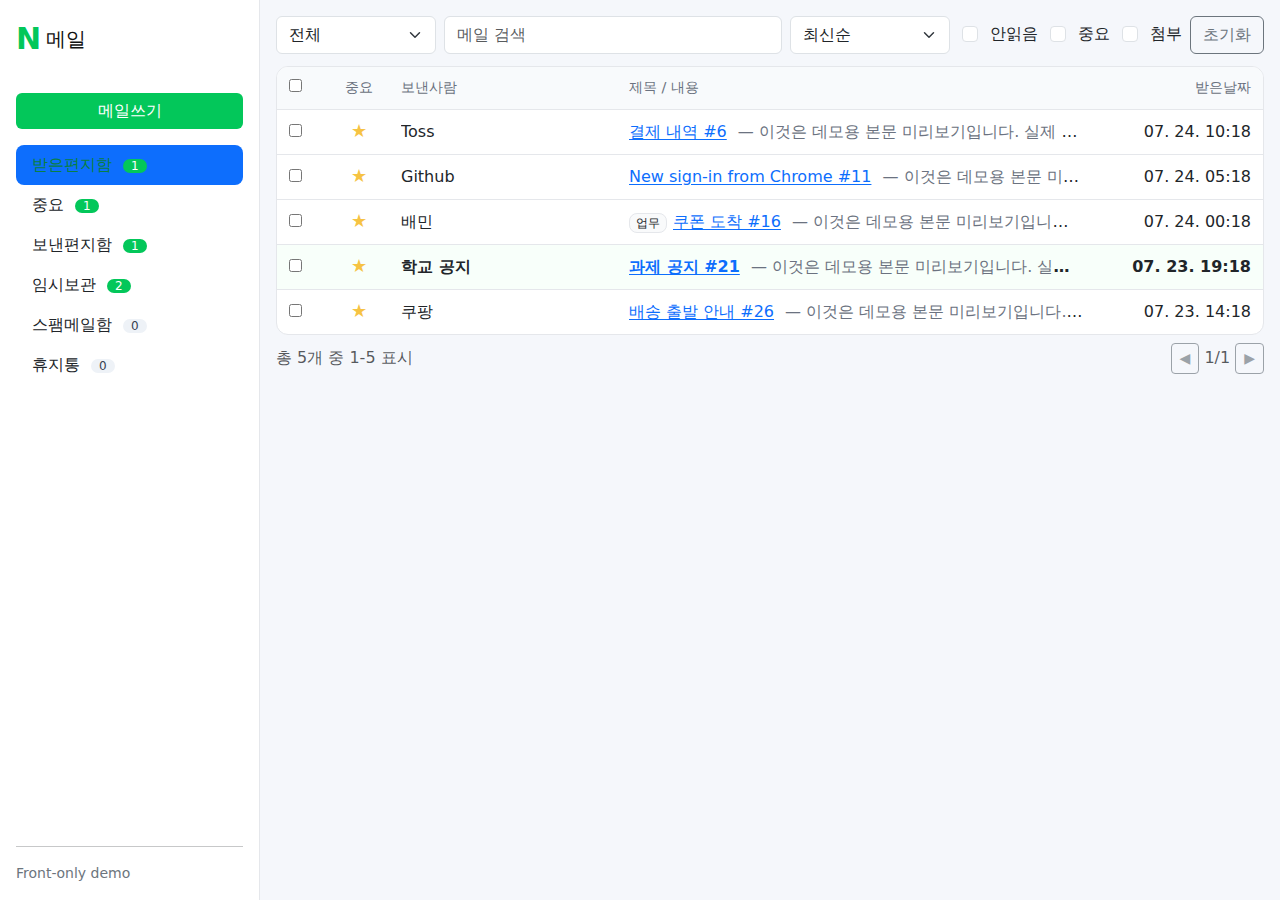
<file: index.html>
<!doctype html>
<html lang="ko">
<head>
  <meta charset="utf-8"><meta name="viewport" content="width=device-width, initial-scale=1">
  <title>N‑Mail | 목록</title>
  <link rel="stylesheet" href="https://cdn.jsdelivr.net/npm/bootstrap@5.3.3/dist/css/bootstrap.min.css">
  <link rel="stylesheet" href="my.css">
  <script src="shared.js"></script>
</head>
<body>
  <div class="d-flex" style="min-height:100vh;">
    <!-- Sidebar (folders) -->
    <div class="sidebar d-flex flex-column flex-shrink-0 p-3" style="width: 260px;">
      <div class="d-flex align-items-center mb-3 brand">
        <p style="color: var(--nv); font-size: 30px; font-weight: bolder; padding-right: 5px;">N </p>
        <p style="font-size: 20px; font-weight:lighter;"> 메일</p>
      </div>
      <a href="add.html" class="btn btn-success mb-3" style="background:var(--nv); border:0;">메일쓰기</a>
      <ul class="nav nav-pills flex-column mb-auto" id="folderList">
        <li class="nav-item"><a data-folder="받은편지함" href="index.html?folder=받은편지함" class="nav-link link-dark">받은편지함 <span class="count unread" data-c="받은편지함">0</span></a></li>
        <li><a data-folder="중요" href="index.html?folder=중요" class="nav-link link-dark">중요 <span class="count" data-c="중요">0</span></a></li>
        <li><a data-folder="보낸편지함" href="index.html?folder=보낸편지함" class="nav-link link-dark">보낸편지함 <span class="count" data-c="보낸편지함">0</span></a></li>
        <li><a data-folder="임시보관" href="index.html?folder=임시보관" class="nav-link link-dark">임시보관 <span class="count" data-c="임시보관">0</span></a></li>
        <li><a data-folder="스팸메일함" href="index.html?folder=스팸메일함" class="nav-link link-dark">스팸메일함 <span class="count" data-c="스팜메일함">0</span></a></li>
        <li><a data-folder="휴지통" href="index.html?folder=휴지통" class="nav-link link-dark">휴지통 <span class="count" data-c="휴지통">0</span></a></li>
      </ul>
      <hr><small class="text-secondary">Front‑only demo</small>
    </div>

    <div class="b-example-divider b-example-vr"></div>

    <!-- Content -->
    <main class="flex-grow-1 p-3 container-fluid">
      <!-- Toolbar -->
      <div class="toolbar">
        <div class="search-wrap">
          <select id="searchField" class="form-select" style="max-width:160px">
            <option value="all">전체</option>
            <option value="from">보낸사람</option>
            <option value="subject">제목</option>
            <option value="snippet">내용</option>
          </select>
          <input id="q" class="form-control" placeholder="메일 검색">
        </div>
        <select id="sort" class="form-select" style="max-width:160px">
          <option value="date-desc">최신순</option>
          <option value="date-asc">오래된순</option>
          <option value="from-asc">보낸사람 A→Z</option>
          <option value="subject-asc">제목 A→Z</option>
        </select>
        <div class="form-check ms-1"><input class="form-check-input" type="checkbox" id="onlyUnread"><label class="form-check-label ms-1" for="onlyUnread">안읽음</label></div>
        <div class="form-check ms-1"><input class="form-check-input" type="checkbox" id="onlyStar"><label class="form-check-label ms-1" for="onlyStar">중요</label></div>
        <div class="form-check ms-1"><input class="form-check-input" type="checkbox" id="onlyAttach"><label class="form-check-label ms-1" for="onlyAttach">첨부</label></div>
        <button id="reset" class="btn btn-outline-secondary ms-auto">초기화</button>
      </div>

      <!-- List -->
      <div class="nm-list">
        <div class="nm-head">
          <div><input type="checkbox" id="checkAll"></div>
          <div>중요</div>
          <div>보낸사람</div>
          <div>제목 / 내용</div>
          <div class="text-end">받은날짜</div>
        </div>
        <div id="list"></div>
      </div>

      <div class="d-flex justify-content-between align-items-center mt-2 text-muted">
        <div id="rangeInfo">총 0개</div>
        <div>
          <button id="prev" class="btn btn-sm btn-outline-secondary">◀</button>
          <span id="pageInfo">1/1</span>
          <button id="next" class="btn btn-sm btn-outline-secondary">▶</button>
        </div>
      </div>
    </main>
  </div>

  <script src="https://cdn.jsdelivr.net/npm/bootstrap@5.3.3/dist/js/bootstrap.bundle.min.js"></script>
  <script>
    seedIfEmpty();
    const state = {
      folder: getParam('folder')||'받은편지함', q:'', field:'all', sort:'date-desc', unread:false, star:false, attach:false, page:1, pageSize:12
    };

    const listEl = document.getElementById('list');
    const rangeInfo = document.getElementById('rangeInfo');
    const pageInfo = document.getElementById('pageInfo');
    const prevBtn = document.getElementById('prev');
    const nextBtn = document.getElementById('next');

    function refreshFolderCounts(){
      const mp = countUnreadByFolder();
      document.querySelectorAll('[data-c]').forEach(el=>{
        const k = el.getAttribute('data-c');
        const n = mp[k]||0;
        el.textContent = n;
        el.classList.toggle('unread', n>0);
      });
      markActiveByPageOrFolder();
    }

    function apply(rows){
      let r = rows.filter(m=>m.folder===state.folder);
      const q = state.q.trim().toLowerCase();
      if(q){
        r = r.filter(m=>{
          if(state.field==='from') return m.from.toLowerCase().includes(q);
          if(state.field==='subject') return m.subject.toLowerCase().includes(q);
          if(state.field==='snippet') return m.snippet.toLowerCase().includes(q);
          return m.from.toLowerCase().includes(q)||m.subject.toLowerCase().includes(q)||m.snippet.toLowerCase().includes(q);
        });
      }
      if(state.unread) r = r.filter(m=>m.unread);
      if(state.star) r = r.filter(m=>m.starred);
      if(state.attach) r = r.filter(m=>m.hasAttachment);
      const [key,dir] = state.sort.split('-');
      r.sort((a,b)=>{
        let diff=0; if(key==='date') diff=new Date(b.date)-new Date(a.date); else if(key==='from') diff=a.from.localeCompare(b.from); else if(key==='subject') diff=a.subject.localeCompare(b.subject);
        return dir==='asc' ? -diff : diff;
      });
      return r;
    }

    function render(){
      refreshFolderCounts();
      const rows = apply(loadData());
      const total = rows.length; const start=(state.page-1)*state.pageSize; const pageRows=rows.slice(start,start+state.pageSize);
      listEl.innerHTML='';
      if(!pageRows.length){ listEl.innerHTML = '<div class="p-5 text-center text-muted">메일이 없습니다</div>'; }
      pageRows.forEach(m=>{
        const row = document.createElement('div'); row.className='nm-row'+(m.unread?' unread':''); row.dataset.id=m.id;
        const col0 = document.createElement('div'); col0.innerHTML = `<input type="checkbox" class="rowchk" data-id="${m.id}">`;
        const col1 = document.createElement('div'); col1.innerHTML = `<button class="star ${m.starred?'active':''}" data-star="${m.id}" aria-label="중요">★</button>`;
        const col2 = document.createElement('div'); col2.className='nm-from'; col2.textContent = m.from;
        const labels = (m.labels||[]).map(lb=>`<span class="badge-tag">${esc(lb)}</span>`).join('');
        const attach = m.hasAttachment? ' 📎':'';
        const col3 = document.createElement('div'); col3.className='nm-subject'; col3.innerHTML = `${labels}<a class="link-offset-1 link-underline-opacity-0" href="view.html?id=${encodeURIComponent(m.id)}">${esc(m.subject)}</a><span class="nm-snippet"> — ${esc(m.snippet)}</span>${attach}`;
        const col4 = document.createElement('div'); col4.className='nm-date text-end'; col4.textContent = formatKST(m.date);
        row.append(col0,col1,col2,col3,col4); listEl.append(row);
      });
      rangeInfo.textContent = `총 ${total}개 중 ${total? start+1:0}-${Math.min(start+state.pageSize,total)} 표시`;
      const totalPages = Math.max(1, Math.ceil(total/state.pageSize));
      pageInfo.textContent = `${state.page}/${totalPages}`;
      prevBtn.disabled = state.page<=1; nextBtn.disabled = state.page>=totalPages;
    }

    // UI 이벤트
    document.getElementById('q').addEventListener('input', e=>{ state.q=e.target.value; state.page=1; render(); });
    document.getElementById('searchField').addEventListener('change', e=>{ state.field=e.target.value; state.page=1; render(); });
    document.getElementById('sort').addEventListener('change', e=>{ state.sort=e.target.value; render(); });
    document.getElementById('onlyUnread').addEventListener('change', e=>{ state.unread=e.target.checked; state.page=1; render(); });
    document.getElementById('onlyStar').addEventListener('change', e=>{ state.star=e.target.checked; state.page=1; render(); });
    document.getElementById('onlyAttach').addEventListener('change', e=>{ state.attach=e.target.checked; state.page=1; render(); });
    document.getElementById('reset').addEventListener('click', ()=>{ document.getElementById('q').value=''; state.q=''; state.field='all'; document.getElementById('searchField').value='all'; state.unread=state.star=state.attach=false; document.getElementById('onlyUnread').checked=false; document.getElementById('onlyStar').checked=false; document.getElementById('onlyAttach').checked=false; state.sort='date-desc'; document.getElementById('sort').value='date-desc'; state.page=1; render(); });
    document.getElementById('checkAll').addEventListener('change', (e)=>{ document.querySelectorAll('.rowchk').forEach(chk=>{ chk.checked=e.target.checked;}); });

    // 리스트 내 별 토글
    listEl.addEventListener('click', (e)=>{
      const starBtn = e.target.closest('button.star');
      if(starBtn){ const id = starBtn.getAttribute('data-star'); const rows=loadData(); const i=rows.findIndex(x=>x.id===id); if(i>=0){ rows[i].starred=!rows[i].starred; saveData(rows); render(); } }
    });

    render();
    refreshFolderCounts();
  </script>
</body>
</html>
</file>
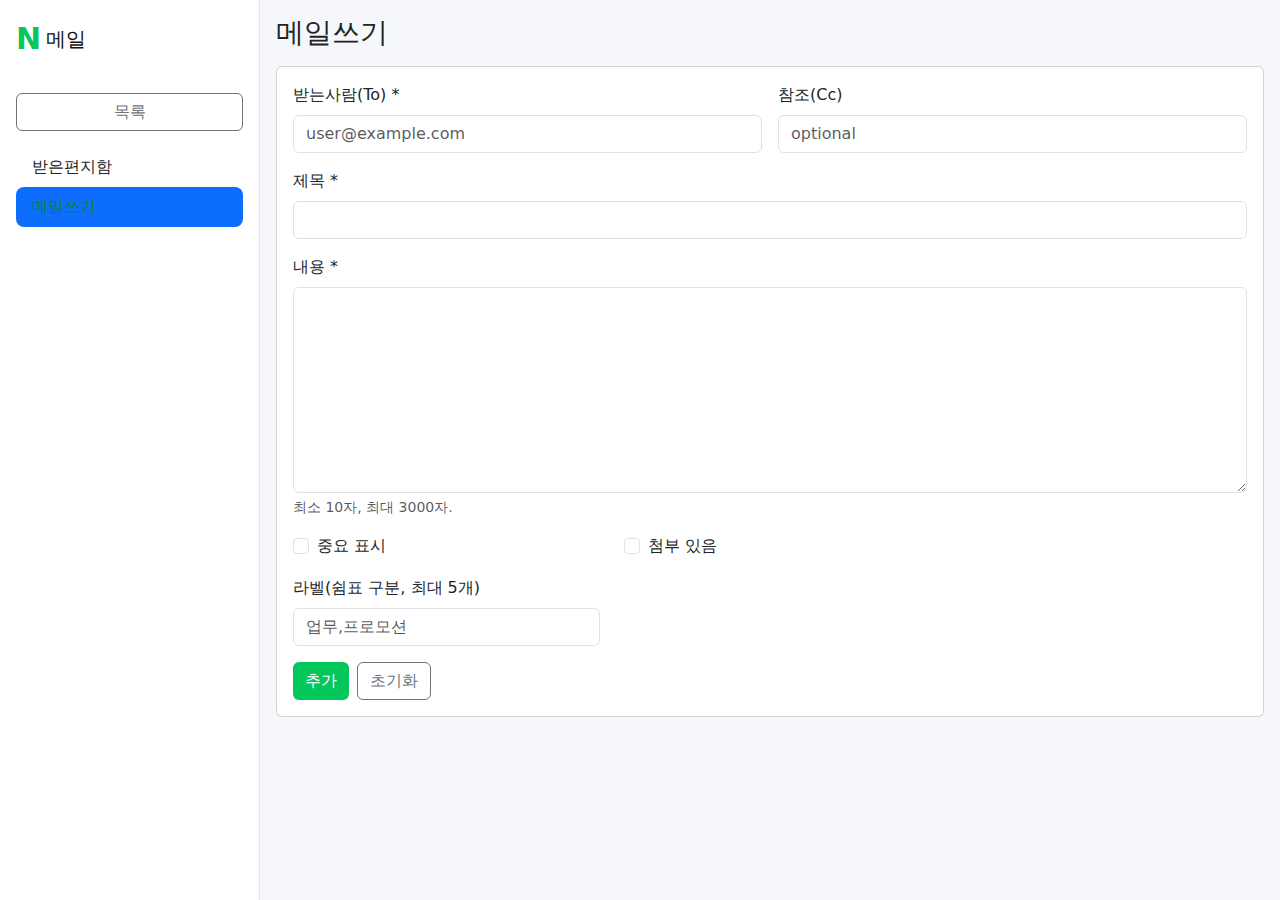
<file: add.html>
<!doctype html>
<html lang="ko">
<head>
  <meta charset="utf-8"><meta name="viewport" content="width=device-width, initial-scale=1">
  <title>N‑Mail | 메일쓰기</title>
  <link rel="stylesheet" href="https://cdn.jsdelivr.net/npm/bootstrap@5.3.3/dist/css/bootstrap.min.css">
  <link rel="stylesheet" href="my.css">
  <script src="shared.js"></script>
  <style>.is-invalid + .invalid-feedback{display:block}</style>
</head>
<body>
  <div class="d-flex" style="min-height:100vh;">
    <div class="sidebar d-flex flex-column flex-shrink-0 p-3" style="width: 260px;">
      <div class="d-flex align-items-center mb-3 brand">
        <p style="color: var(--nv); font-size: 30px; font-weight: bolder; padding-right: 5px;">N </p>
        <p style="font-size: 20px; font-weight:lighter;"> 메일</p>
      </div>
      <a href="index.html" class="btn btn-outline-secondary mb-3">목록</a>
      <ul class="nav nav-pills flex-column mb-auto">
        <li class="nav-item"><a data-page="index.html" href="index.html" class="nav-link link-dark">받은편지함</a></li>
        <li><a data-page="add.html" href="add.html" class="nav-link link-dark active">메일쓰기</a></li>
      </ul>
    </div>

    <main class="flex-grow-1 p-3 container">
      <h3 class="mb-3">메일쓰기</h3>
      <div id="alertBox"></div>
      <form id="f" class="card p-3" novalidate>
        <div class="row g-3">
          <div class="col-md-6">
            <label class="form-label">받는사람(To) *</label>
            <input name="to" class="form-control" placeholder="user@example.com" required>
            <div class="invalid-feedback">유효한 이메일을 입력하세요. 여러 명은 콤마로 구분.</div>
          </div>
          <div class="col-md-6">
            <label class="form-label">참조(Cc)</label>
            <input name="cc" class="form-control" placeholder="optional">
            <div class="invalid-feedback">이메일 형식을 확인하세요.</div>
          </div>
          <div class="col-md-12">
            <label class="form-label">제목 *</label>
            <input name="subject" class="form-control" required>
            <div class="invalid-feedback">제목은 2~100자.</div>
          </div>
          <div class="col-12">
            <label class="form-label">내용 *</label>
            <textarea name="content" class="form-control" rows="8" required></textarea>
            <div class="form-text">최소 10자, 최대 3000자.</div>
            <div class="invalid-feedback">내용은 10~3000자.</div>
          </div>
          <div class="col-md-4 form-check ms-2">
            <input class="form-check-input" type="checkbox" name="starred" id="starred">
            <label class="form-check-label" for="starred">중요 표시</label>
          </div>
          <div class="col-md-4 form-check ms-2">
            <input class="form-check-input" type="checkbox" name="hasAttachment" id="attach">
            <label class="form-check-label" for="attach">첨부 있음</label>
          </div>
          <div class="col-md-4">
            <label class="form-label">라벨(쉼표 구분, 최대 5개)</label>
            <input name="labels" class="form-control" placeholder="업무,프로모션">
            <div class="invalid-feedback">라벨은 최대 5개, 각 1~20자.</div>
          </div>
        </div>
        <div class="mt-3 d-flex gap-2">
          <button class="btn btn-success" type="submit" style="background:var(--nv); border:0;">추가</button>
          <button class="btn btn-outline-secondary" type="reset">초기화</button>
        </div>
      </form>
    </main>
  </div>

  <script src="https://cdn.jsdelivr.net/npm/bootstrap@5.3.3/dist/js/bootstrap.bundle.min.js"></script>
  <script>
    function showAlert(type, html){ alertBox.innerHTML = `<div class="alert alert-${type} alert-dismissible" role="alert">${html}<button type="button" class="btn-close" data-bs-dismiss="alert"></button></div>`; }
    const f = document.getElementById('f');
    const alertBox = document.getElementById('alertBox');
    const emailRe = /^[^\s@]+@[^\s@]+\.[^\s@]+$/;

    function validateEmails(csv){
      if(!csv.trim()) return false; // required
      return csv.split(',').map(s=>s.trim()).every(e=>emailRe.test(e));
    }
    function setInvalid(input, invalid){ input.classList.toggle('is-invalid', invalid); input.classList.toggle('is-valid', !invalid); }

    f.addEventListener('submit', (e)=>{
      e.preventDefault();
      const fd = new FormData(f);
      const to = (fd.get('to')||'').trim();
      const cc = (fd.get('cc')||'').trim();
      const subject = (fd.get('subject')||'').trim();
      const content = (fd.get('content')||'').trim();
      const labelsStr = (fd.get('labels')||'').trim();
      const labels = labelsStr? labelsStr.split(',').map(s=>s.trim()).filter(Boolean):[];

      let ok=true; const errs=[];
      if(!validateEmails(to)){ ok=false; errs.push('받는사람 이메일 형식'); }
      if(cc && !validateEmails(cc)){ ok=false; errs.push('참조 이메일 형식'); }
      if(subject.length<2 || subject.length>100){ ok=false; errs.push('제목 2~100자'); }
      if(content.length<10 || content.length>3000){ ok=false; errs.push('내용 10~3000자'); }
      if(labels.length>5 || labels.some(s=>s.length===0 || s.length>20)){ ok=false; errs.push('라벨 5개 이하, 각 1~20자'); }

      setInvalid(f.elements.to, !validateEmails(to));
      setInvalid(f.elements.cc, !!cc && !validateEmails(cc));
      setInvalid(f.elements.subject, !(subject.length>=2 && subject.length<=100));
      setInvalid(f.elements.content, !(content.length>=10 && content.length<=3000));
      setInvalid(f.elements.labels, (labels.length>5 || labels.some(s=>s.length===0 || s.length>20)) );

      if(!ok){ showAlert('danger', `<strong>유효성 검사 실패</strong><br>${errs.map(esc).join('<br>')}`); return; }

      alert('게시물이 추가됩니다');
      showAlert('success', '<strong>제출 성공</strong>');
    });
  </script>
</body>
</html>
</file>
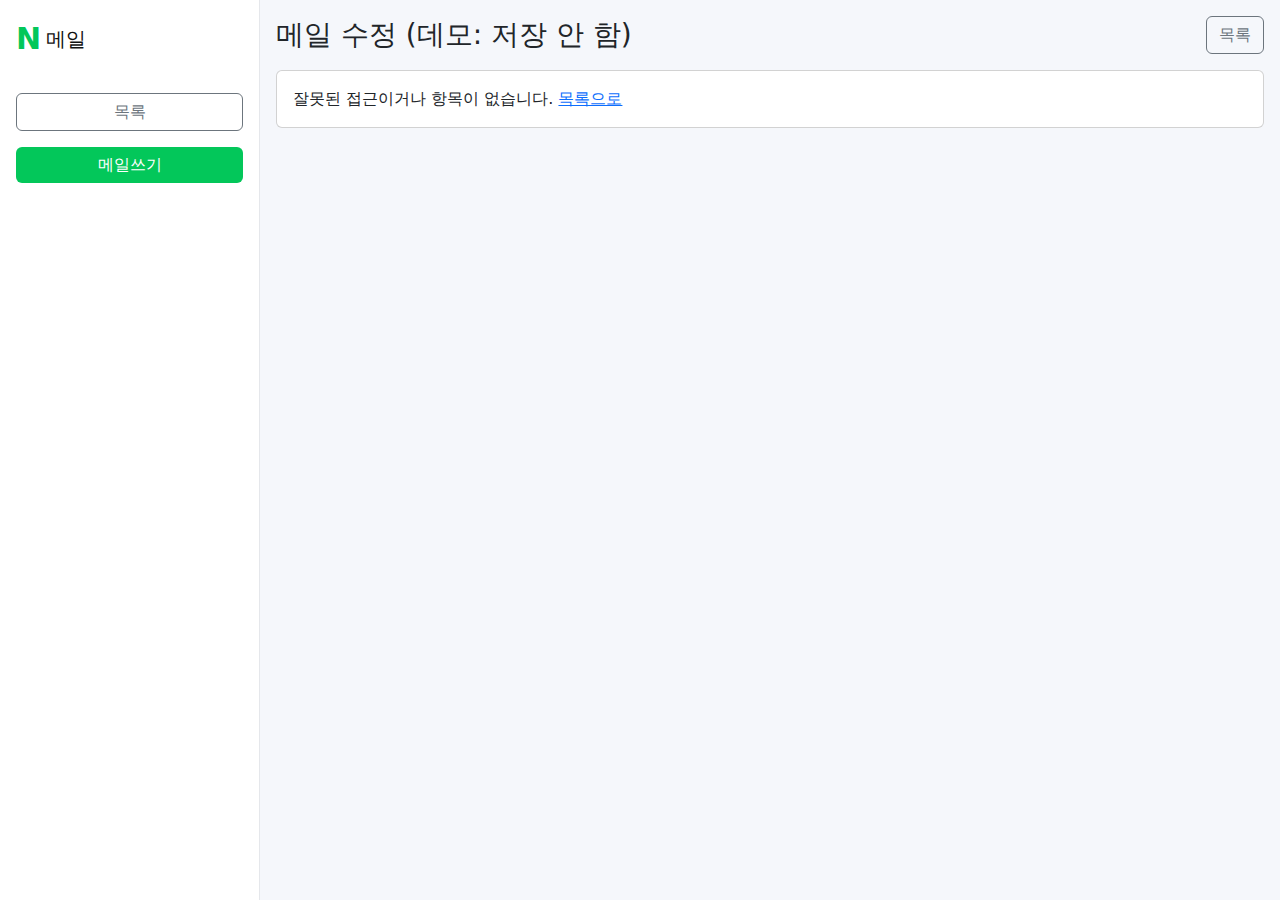
<file: edit.html>
<!doctype html>
<html lang="ko">
<head>
  <meta charset="utf-8"><meta name="viewport" content="width=device-width, initial-scale=1">
  <title>N-Mail | 메일 수정</title>
  <link rel="stylesheet" href="https://cdn.jsdelivr.net/npm/bootstrap@5.3.3/dist/css/bootstrap.min.css">
  <link rel="stylesheet" href="my.css">
  <script src="shared.js"></script>
  <style>.is-invalid + .invalid-feedback{display:block}</style>
</head>
<body>
  <div class="d-flex" style="min-height:100vh;">
    <!-- Sidebar -->
    <div class="sidebar d-flex flex-column flex-shrink-0 p-3" style="width: 260px;">
      <div class="d-flex align-items-center mb-3 brand">
        <p style="color: var(--nv); font-size: 30px; font-weight: bolder; padding-right: 5px;">N </p>
        <p style="font-size: 20px; font-weight:lighter;"> 메일</p>
      </div>
      <a href="index.html" class="btn btn-outline-secondary mb-3">목록</a>
      <a href="add.html" class="btn btn-success mb-3" style="background:var(--nv); border:0;">메일쓰기</a>
    </div>

    <!-- Main -->
    <main class="flex-grow-1 p-3 container">
      <div class="d-flex justify-content-between align-items-center mb-3">
        <h3 class="m-0">메일 수정 (데모: 저장 안 함)</h3>
        <a class="btn btn-outline-secondary" id="cancelLink" href="index.html">목록</a>
      </div>

      <div id="alertBox"></div>
      <form id="f" class="card p-3" novalidate></form>
    </main>
  </div>

  <script src="https://cdn.jsdelivr.net/npm/bootstrap@5.3.3/dist/js/bootstrap.bundle.min.js"></script>
  <script>
    const id = getParam('id');
    let item = null;

    // 샘플 메일 처리
    if(id === 'sample-1'){
      item = {
        id: 'sample-1',
        from: '박헌일 <22100324@handong.ac.kr>',
        subject: '과제 제출 합니다!',
        date: new Date().toISOString(),
        folder: '받은편지함',
        hasAttachment: true,
        starred: true,
        snippet: '과제 제출 성공적,,'
      };
    } else if(isValidId(id)){
      item = findById(id) || null;
    }

    const f = document.getElementById('f');
    const alertBox = document.getElementById('alertBox');
    const cancelLink = document.getElementById('cancelLink');
    if(item) cancelLink.href = 'view.html?id='+encodeURIComponent(id);

    function showAlert(type, html){
      alertBox.innerHTML =
        `<div class="alert alert-${type} alert-dismissible" role="alert">
          ${html}<button type="button" class="btn-close" data-bs-dismiss="alert"></button>
        </div>`;
    }
    const val = (v)=>esc(v??'');

    if(item){
      f.innerHTML = `
        <div class="row g-3">
          <div class="col-md-8">
            <label class="form-label">제목 *</label>
            <input name="subject" class="form-control" required value="${val(item.subject)}">
            <div class="invalid-feedback">제목은 2자 이상 100자 이하.</div>
          </div>
          <div class="col-md-4">
            <label class="form-label">보낸사람 *</label>
            <input name="from" class="form-control" required value="${val(item.from)}">
            <div class="invalid-feedback">보낸사람은 필수.</div>
          </div>
          <div class="col-md-6">
            <label class="form-label">폴더 *</label>
            <select name="folder" class="form-select" required>
              ${['받은편지함','보낸편지함','중요','임시보관함'].map(op=>`<option ${op===item.folder?'selected':''}>${esc(op)}</option>`).join('')}
            </select>
            <div class="invalid-feedback">폴더를 선택하세요.</div>
          </div>
          <div class="col-md-6 d-flex align-items-end">
            <div class="form-check me-3">
              <input class="form-check-input" type="checkbox" name="starred" id="starred" ${item.starred?'checked':''}>
              <label class="form-check-label" for="starred">중요 표시</label>
            </div>
            <div class="form-check">
              <input class="form-check-input" type="checkbox" name="hasAttachment" id="hasAttachment" ${item.hasAttachment?'checked':''}>
              <label class="form-check-label" for="hasAttachment">첨부파일 있음</label>
            </div>
          </div>
          <div class="col-12">
            <label class="form-label">본문 *</label>
            <textarea name="snippet" class="form-control" rows="6" required>${val(item.snippet)}</textarea>
            <div class="form-text">최소 10자, 최대 3000자.</div>
            <div class="invalid-feedback">본문은 10~3000자.</div>
          </div>
        </div>
        <div class="mt-3 d-flex gap-2">
          <button class="btn btn-primary" type="submit">수정</button>
          <a class="btn btn-outline-secondary" href="${cancelLink.href}">취소</a>
        </div>
      `;
    } else {
      f.innerHTML = '<div>잘못된 접근이거나 항목이 없습니다. <a class="link-primary" href="index.html">목록으로</a></div>';
    }

    function setInvalid(input, invalid){
      input.classList.toggle('is-invalid', invalid);
      input.classList.toggle('is-valid', !invalid);
    }

    f.addEventListener('submit', (e)=>{
      e.preventDefault(); if(!item) return;
      const fd = new FormData(f);
      const subject=(fd.get('subject')||'').trim();
      const from=(fd.get('from')||'').trim();
      const folder=(fd.get('folder')||'').trim();
      const snippet=(fd.get('snippet')||'').trim();
      const starred=fd.get('starred')==='on';
      const hasAttachment=fd.get('hasAttachment')==='on';

      let ok=true; const errs=[];
      if(subject.length<2 || subject.length>100){ ok=false; errs.push('제목 2~100자'); }
      if(!from){ ok=false; errs.push('보낸사람 필수'); }
      if(!folder){ ok=false; errs.push('폴더 필수'); }
      if(snippet.length<10 || snippet.length>3000){ ok=false; errs.push('본문 10~3000자'); }

      setInvalid(f.elements.subject, !(subject.length>=2 && subject.length<=100));
      setInvalid(f.elements.from, !from);
      setInvalid(f.elements.folder, !folder);
      setInvalid(f.elements.snippet, !(snippet.length>=10 && snippet.length<=3000));

      if(!ok){ showAlert('danger', `<strong>유효성 검사 실패</strong><br>${errs.map(esc).join('<br>')}`); return; }

      if(confirm('게시물을 수정할까요?')){
        alert('게시물이 수정되었습니다.');
        location.href = 'view.html?id=' + encodeURIComponent(item.id);
      }
    });
  </script>
</body>
</html>
</file>
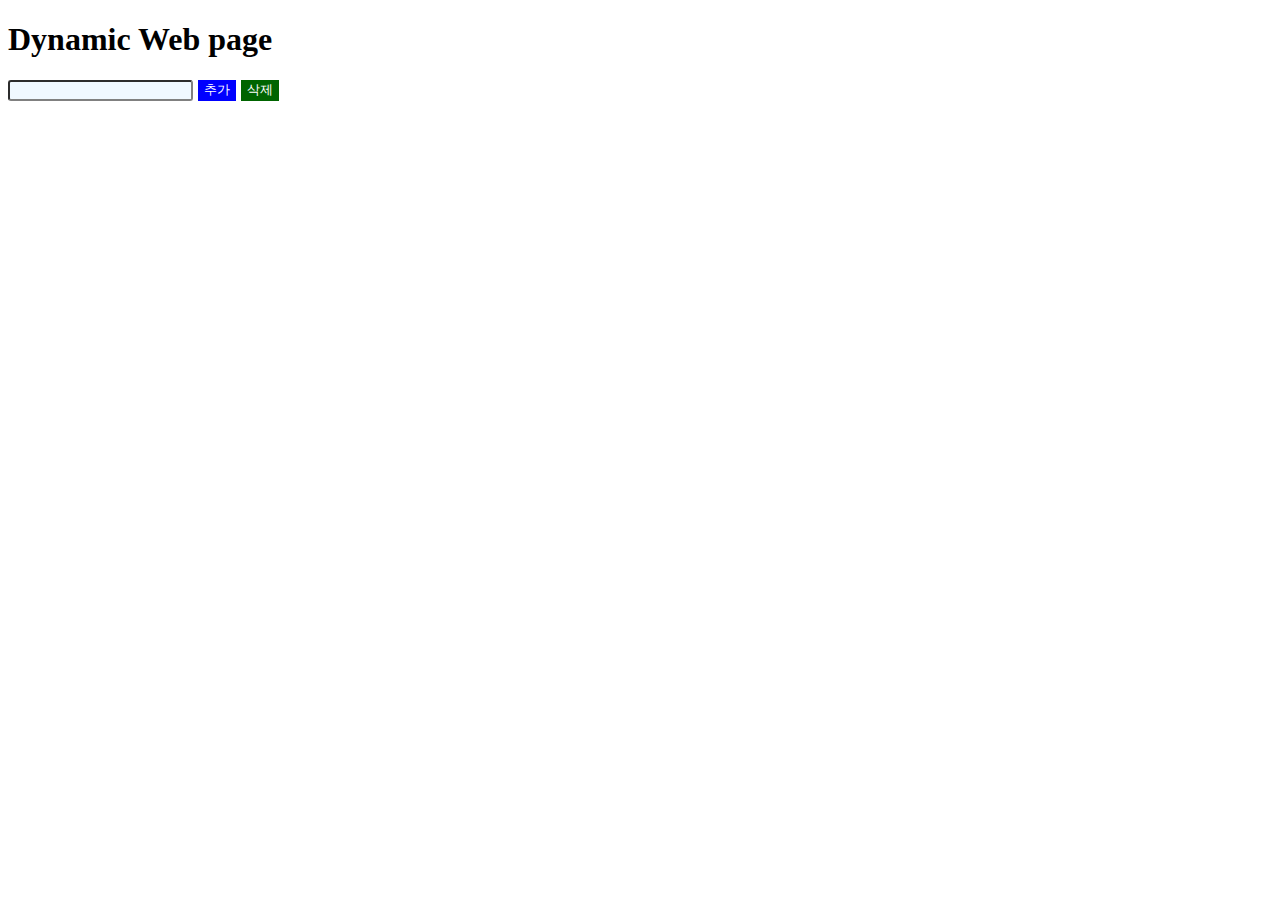
<file: js_dynamic.html>
<!DOCTYPE html>
<html lang="en">

<head>
    <meta charset="UTF-8">
    <meta name="viewport" content="width=device-width, initial-scale=1.0">
    <title>js_Dynamic</title>

    <script>
        window.onload = function() {
            var btn = document.getElementById("btn");
            var del = document.getElementById("del");
            var text = document.getElementById("text");
            var result = document.getElementById("result");

            btn.addEventListener("click", Click);
            function Click() {
                var value = text.value;
                var sub = value.split(",");

                sub.forEach(function (item) {
                    let list = document.createElement("li");
                    list.textContent = item.trim();
                    result.appendChild(list);
                })
            };

            del.addEventListener("click", function () {
                result.innerHTML = ""; //전체 삭제
            });
        }

    </script>

    <style>
        .box {
            display: flex;
        }

        input {
            background-color: aliceblue;
            border-radius: 3px;
            border-color: grey;
        }

        .btn {
            background-color: blue;
            color: white;
            border: none;
            margin-left: 5px;
            margin-right: 5px;
        }

        .del {
            background-color: darkgreen;
            color: white;
            border: none;
        }
    </style>
</head>

<body>
    <h1>Dynamic Web page</h1>
    <div id="box" class="box">
        <form>
            <input type="text" name="text" id="text">
        </form>
        <button id="btn" class="btn"> 추가 </button>
        <button id="del" class="del"> 삭제 </button>
    </div>
    <div>
        <ul id="result">

        </ul>
    </div>

</body>

</html>
</file>
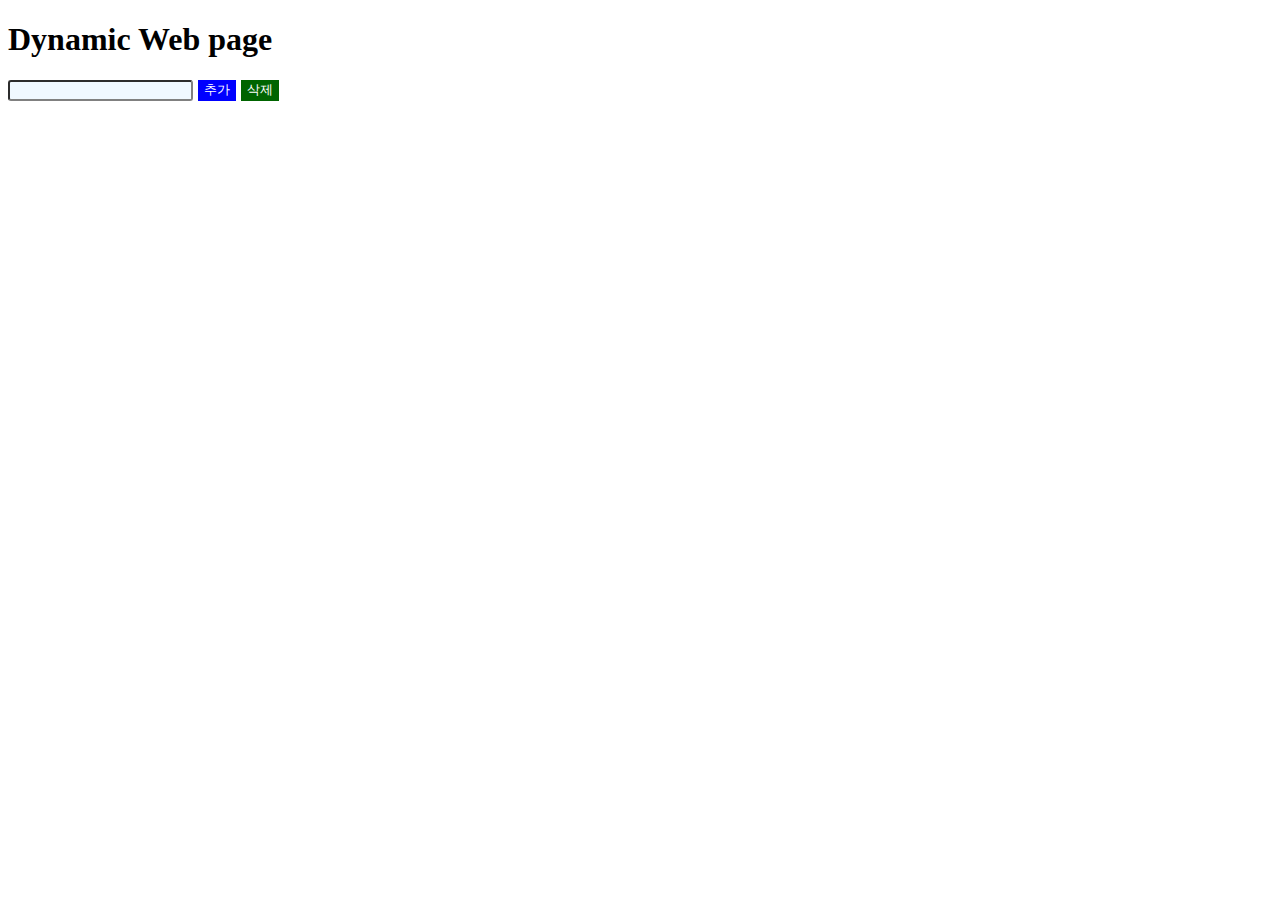
<file: text1.html>
<!DOCTYPE html>
<html lang="en">

<head>
    <meta charset="UTF-8">
    <meta name="viewport" content="width=device-width, initial-scale=1.0">
    <title>Document</title>

    <script>
        window.onload = function() {
            var btn = document.getElementById("btn");
            var del = document.getElementById("del");
            var text = document.getElementById("text");
            var result = document.getElementById("result");

            btn.addEventListener("click", Click);
            function Click() {
                var value = text.value;
                var sub = value.split(",");

                sub.forEach(function (item) {
                    let list = document.createElement("li");
                    list.textContent = item.trim();
                    result.appendChild(list);
                })
            };

            del.addEventListener("click", function () {
                result.innerHTML = ""; //전체 삭제
            });
        }

    </script>

    <style>
        .box {
            display: flex;
        }

        input {
            background-color: aliceblue;
            border-radius: 3px;
            border-color: grey;
        }

        .btn {
            background-color: blue;
            color: white;
            border: none;
            margin-left: 5px;
            margin-right: 5px;
        }

        .del {
            background-color: darkgreen;
            color: white;
            border: none;
        }
    </style>
</head>

<body>
    <h1>Dynamic Web page</h1>
    <div id="box" class="box">
        <form>
            <input type="text" name="text" id="text">
        </form>
        <button id="btn" class="btn"> 추가 </button>
        <button id="del" class="del"> 삭제 </button>
    </div>
    <div>
        <ul id="result">

        </ul>
    </div>

</body>

</html>
</file>
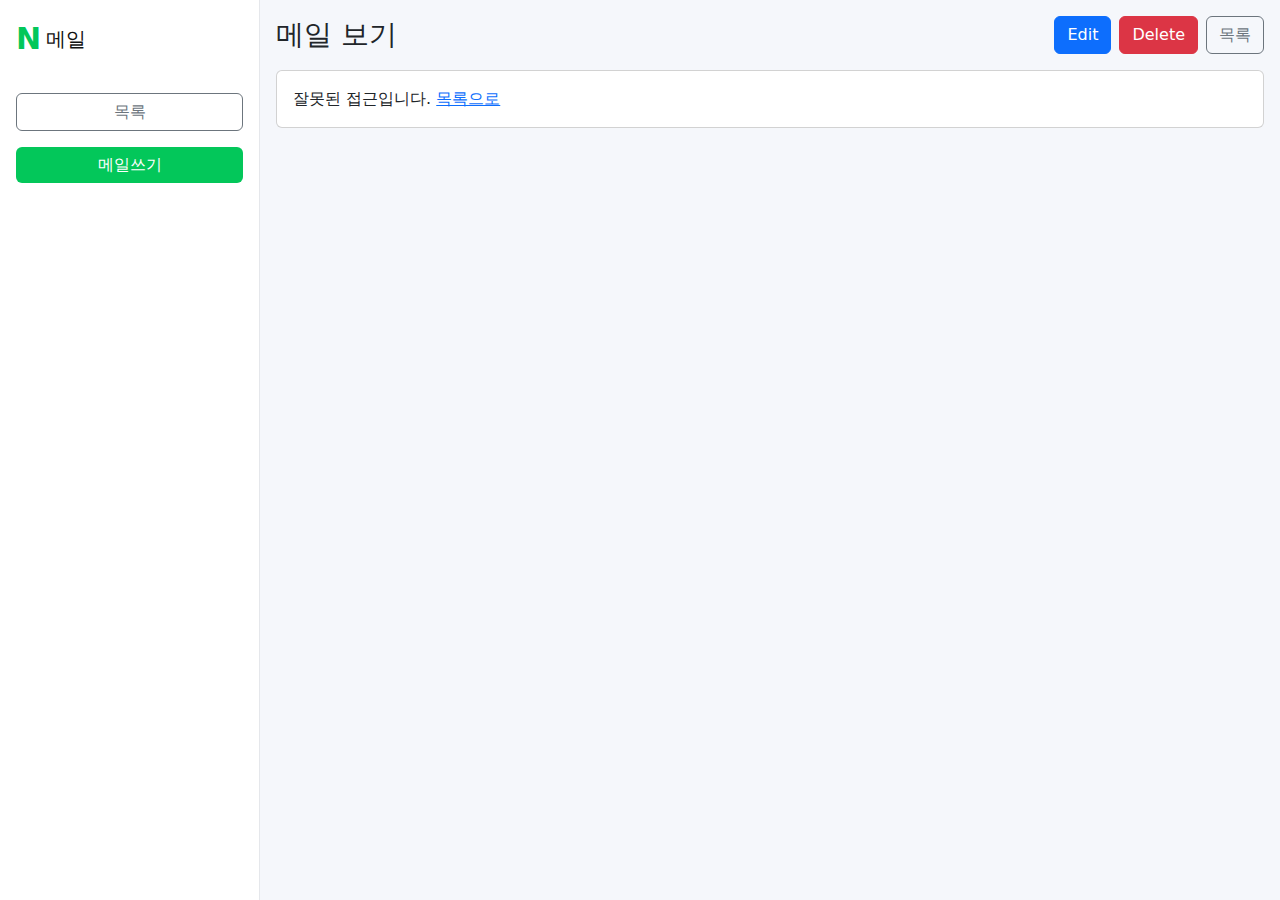
<file: view.html>
<!doctype html>
<html lang="ko">
<head>
  <meta charset="utf-8"><meta name="viewport" content="width=device-width, initial-scale=1">
  <title>N‑Mail | 보기</title>
  <link rel="stylesheet" href="https://cdn.jsdelivr.net/npm/bootstrap@5.3.3/dist/css/bootstrap.min.css">
  <link rel="stylesheet" href="my.css">
  <script src="shared.js"></script>
</head>
<body>
  <div class="d-flex" style="min-height:100vh;">
    <div class="sidebar d-flex flex-column flex-shrink-0 p-3" style="width: 260px;">
      <div class="d-flex align-items-center mb-3 brand">
        <p style="color: var(--nv); font-size: 30px; font-weight: bolder; padding-right: 5px;">N </p>
        <p style="font-size: 20px; font-weight:lighter;"> 메일</p>
      </div>
      <a href="index.html" class="btn btn-outline-secondary mb-3">목록</a>
      <a href="add.html" class="btn btn-success mb-3" style="background:var(--nv); border:0;">메일쓰기</a>
    </div>

    <main class="flex-grow-1 p-3 container">
      <div class="d-flex justify-content-between align-items-center mb-3">
        <h3 class="m-0">메일 보기</h3>
        <div class="d-flex gap-2">
          <a id="editLink" class="btn btn-primary" href="#">Edit</a>
          <button id="del" class="btn btn-danger">Delete</button>
          <a class="btn btn-outline-secondary" href="index.html">목록</a>
        </div>
      </div>
      <div id="wrap" class="card p-3"></div>
    </main>
  </div>

  <script src="https://cdn.jsdelivr.net/npm/bootstrap@5.3.3/dist/js/bootstrap.bundle.min.js"></script>
  <script>
    seedIfEmpty();
    const id = getParam('id');
    const wrap = document.getElementById('wrap');
    if(!isValidId(id)){
      wrap.innerHTML = '<div>잘못된 접근입니다. <a class="link-primary" href="index.html">목록으로</a></div>';
    } else {
      const item = findById(id);
      if(!item){ wrap.innerHTML = '<div>존재하지 않는 항목입니다. <a class="link-primary" href="index.html">목록으로</a></div>'; }
      else{
        document.getElementById('editLink').href = 'edit.html?id='+encodeURIComponent(id);
        const labels = (item.labels||[]).map(lb=>`<span class="badge bg-light text-dark border me-1">${esc(lb)}</span>`).join('');
        wrap.innerHTML = `
          <div class="d-flex justify-content-between align-items-center">
            <h4 class="m-0">${item.starred?'⭐ ':''}${esc(item.subject)}</h4>
            <div class="text-muted">${formatKST(item.date)}</div>
          </div>
          <div class="text-muted my-2">보낸사람: <strong>${esc(item.from)}</strong> | 폴더: ${esc(item.folder)} ${item.hasAttachment?'| 📎':''}</div>
          <div class="mb-2">${labels}</div>
          <hr/>
          <div class="lh-lg">${esc(item.snippet).replace(/\n/g,'<br>')}</div>
        `;
        // 읽음 처리
        if(item.unread){ item.unread=false; upsert(item); }
        document.getElementById('del').addEventListener('click', ()=>{
          if(confirm('게시물을 삭제할까요?')){ moveToFolder(item.id,'휴지통'); location.href='index.html?folder=휴지통'; }
        });
      }
    }
  </script>
</body>
</html>
</file>
<file: my.css>
:root {
    --nv: #03c75a;
    --line: #e5e7eb;
    --muted: #6b7280;
}

body {
    background: #f5f7fb;
}

/* 사이드바: 네이버 그린 악센트 */
.sidebar {
    background: #fff !important;
    border-right: 1px solid var(--line);
}

.sidebar .brand {
    color: #111;
    font-weight: 700;
}

.sidebar a.active {
    background: rgba(3, 199, 90, .12);
    color: #0a7f43 !important;
    border-radius: .5rem;
}

.sidebar .count {
    background: #eef2f7;
    border-radius: 999px;
    padding: 0 8px;
    font-size: .75rem;
    margin-left: 6px;
    color: #374151;
}

.sidebar .unread {
    background: var(--nv);
    color: #fff;
}

/* 상단 툴바 */
.toolbar {
    display: flex;
    gap: 8px;
    flex-wrap: wrap;
    align-items: center;
    margin-bottom: 12px;
}

.toolbar .search-wrap {
    display: flex;
    gap: 8px;
    flex: 1;
}

/* 메일 리스트 */
.nm-list {
    border: 1px solid var(--line);
    border-radius: .75rem;
    overflow: hidden;
    background: #fff;
}

.nm-head,
.nm-row {
    display: grid;
    grid-template-columns: 48px 48px 220px auto 160px;
    gap: 8px;
    align-items: center;
}

.nm-head {
    padding: 10px 12px;
    color: var(--muted);
    font-size: .9rem;
    border-bottom: 1px solid var(--line);
    background: #f8fafc;
}

.nm-row {
    padding: 10px 12px;
    border-bottom: 1px solid var(--line);
}

.nm-row:last-child {
    border-bottom: none;
}

.nm-row.unread {
    background: #f8fffa;
    font-weight: 600;
}

.nm-from,
.nm-subject,
.nm-date {
    white-space: nowrap;
    overflow: hidden;
    text-overflow: ellipsis;
}

.nm-snippet {
    color: var(--muted);
    font-weight: 400;
    margin-left: 6px;
}

/* 중요(별) 버튼 */
.star {
    background: none;
    border: none;
    font-size: 18px;
    line-height: 1;
    cursor: pointer;
    color: #c9ccd0;
}

.star.active {
    color: #f6c343;
}

/* 라벨/뱃지 */
.badge-tag {
    border: 1px solid var(--line);
    background: #f9fafb;
    border-radius: .5rem;
    padding: 2px 6px;
    font-size: .75rem;
    margin-right: 6px;
}

/* 반응형: 모바일에서는 컬럼 축소 */
@media (max-width: 768px) {
    .nm-head {
        display: none;
    }

    .nm-row {
        grid-template-columns: 36px 36px 1fr;
        grid-auto-rows: auto;
        gap: 6px;
    }

    .nm-from {
        grid-column: 3;
        order: 1;
        font-size: .9rem;
        color: #111;
    }

    .nm-subject {
        grid-column: 3;
        order: 2;
    }

    .nm-date {
        grid-column: 3;
        order: 3;
        color: var(--muted);
        font-size: .85rem;
    }
}
</file>
